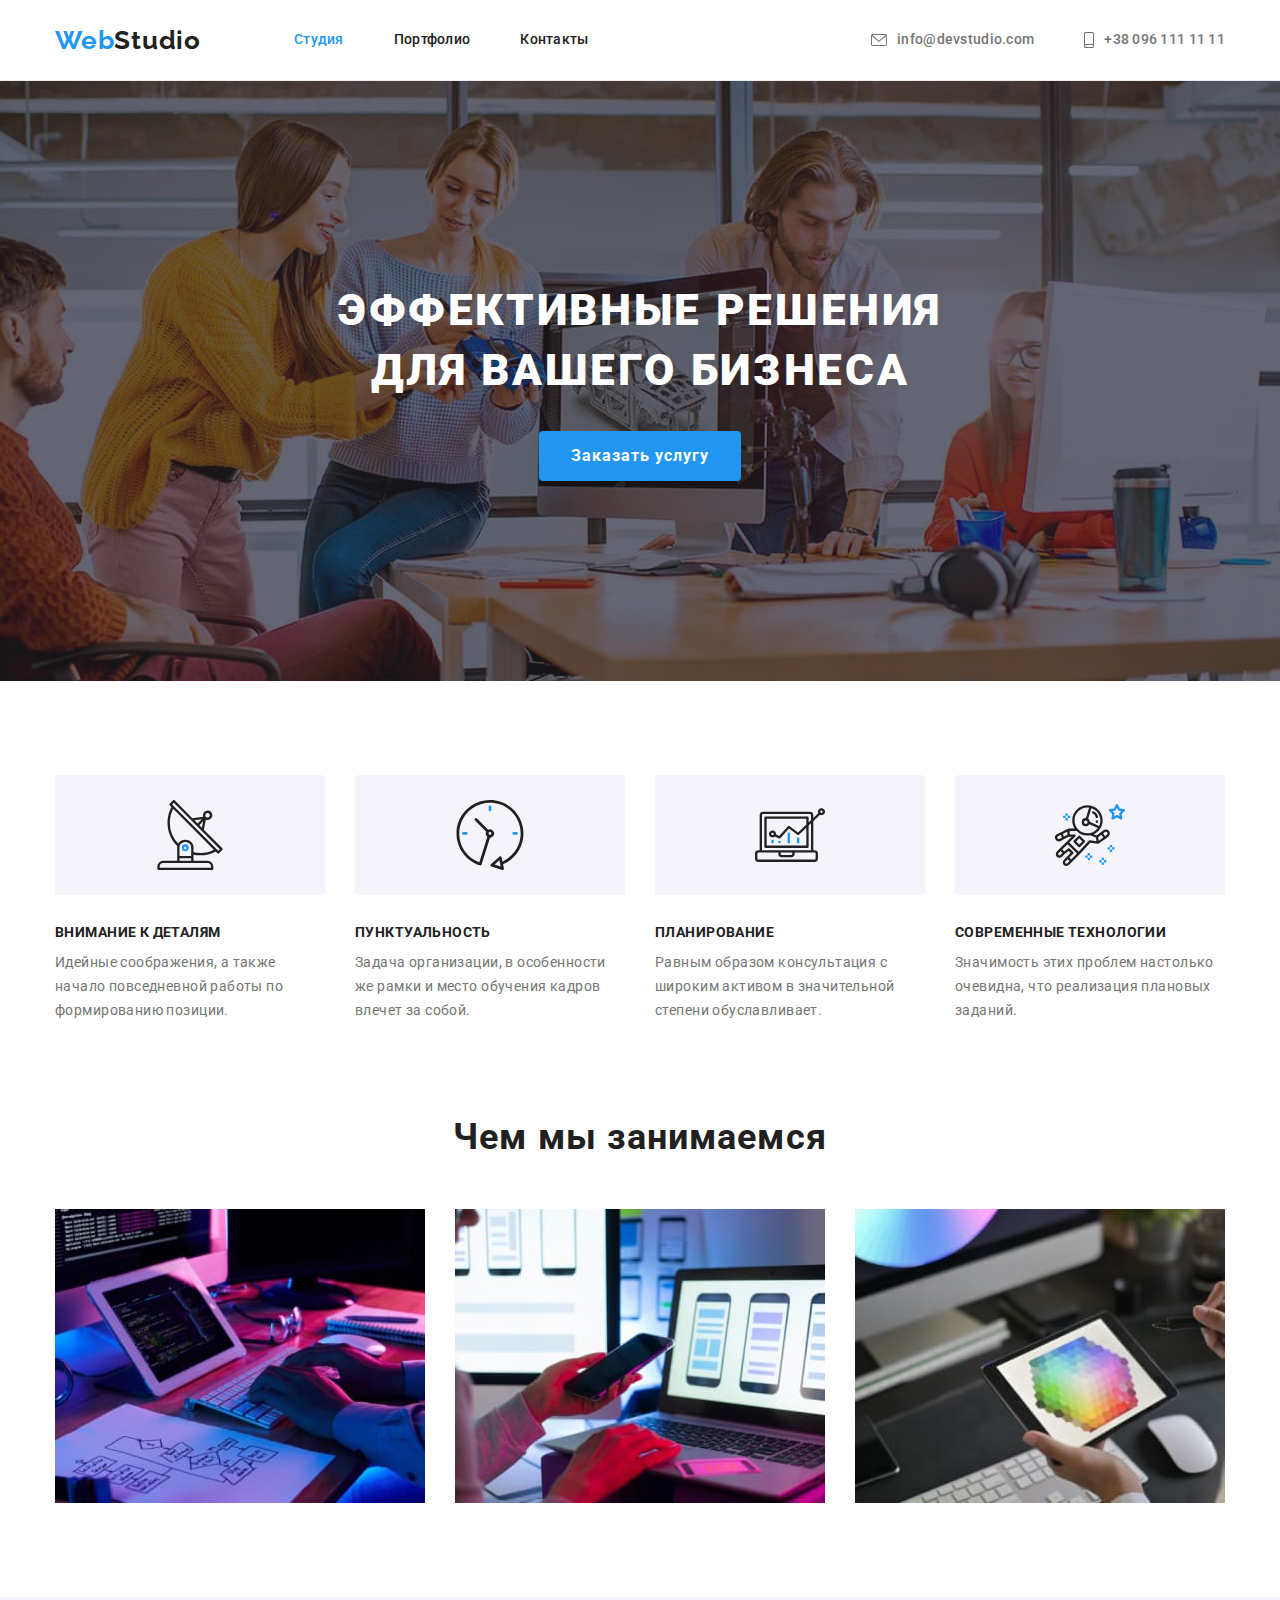
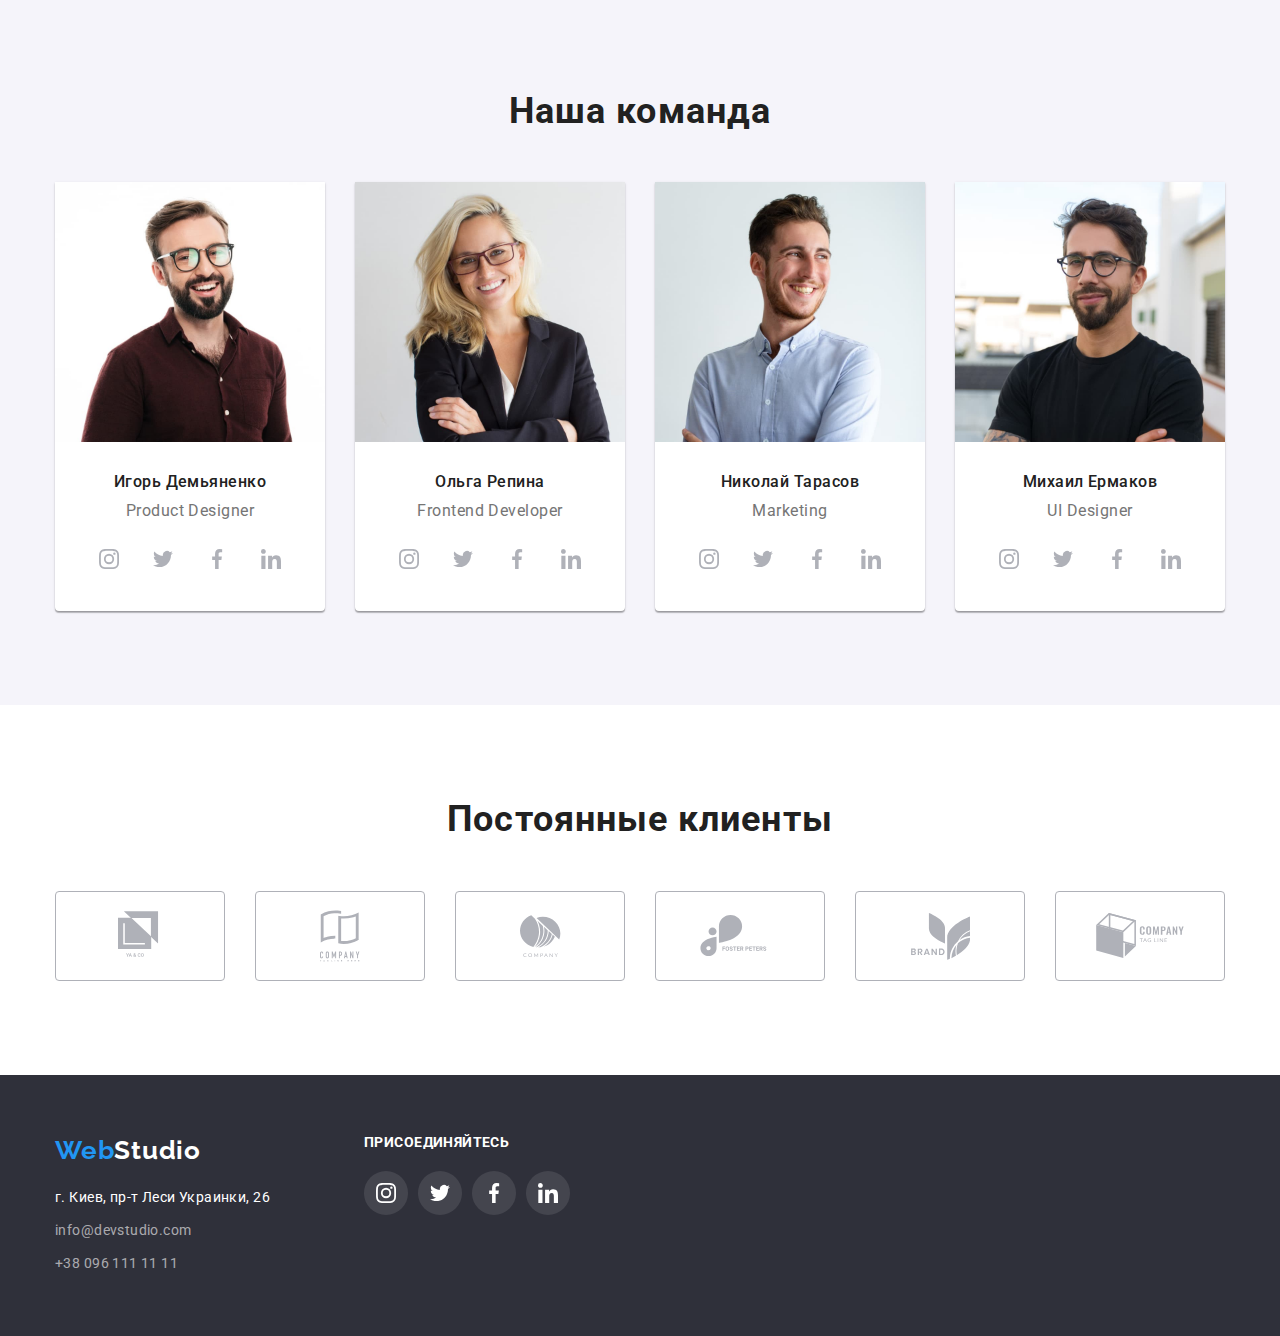
<file: index.html>
<!DOCTYPE html>
<html lang="ru">

<head>
    <meta charset="UTF-8">
    <meta name="viewport" content="width=device-width, initial-scale=1.0">
    <title>Студия</title>
    <link rel="preconnect" href="https://fonts.gstatic.com">
    <link href="https://fonts.googleapis.com/css2?family=Raleway:wght@700&family=Roboto:wght@400;500;700;900&display=swap" rel="stylesheet" />
    <link rel="stylesheet" href="https://cdnjs.cloudflare.com/ajax/libs/modern-normalize/1.0.0/modern-normalize.min.css" />
    <link rel="stylesheet" href="./css/styles.css" />
</head>

<body>
    <!-- Шапка сайта -->
    <header>
            <div class="container main-menu">
                <nav class="nav">
                    <a href="./index.html" class="logo">
                        Web<span class="logo-text-primary">Studio</span>
                    </a>
                
                    <ul class="list site-nav">
                        <li><a href="./index.html" class="menu-link current">Студия</a></li>
                        <li><a href="./pages/portfolio.html" class="menu-link">Портфолио</a></li>
                        <li><a href="" class="menu-link">Контакты</a></li>
                    </ul>
                </nav>
                
                <ul class="list contact-nav">
                    <li>
                        <a href="mailto:info@devstudio.com" class="contact-link">
                            <svg class="contact-icon" width="16" height="12">
                                <use href="./images/icon.svg#envelope-1-1"></use>
                            </svg>
                                
                            info@devstudio.com</a>
                    </li>
                    <li>
                        <a href="tel:+380961111111" class="contact-link">
                            <svg class="contact-icon" width="10" height="16">
                                <use href="./images/icon.svg#smartphone-1-1"></use>
                            </svg>
                            
                            +38 096 111 11 11</a>
                    </li>
                </ul>
            </div>
    </header>

    <main>
        <!-- Герой -->
        <section class="hero-section">
            <div class="container">
                <h1 class="hero">
                    Эффективные решения для вашего бизнеса
                </h1>
                
                <button type="button" class="btn">
                    Заказать услугу
                </button>
            </div>
        </section>

        <!-- Особенности -->
        <section class="section">
            <div class="container">
                <h2 class="title visually-hidden">Особенности</h2>
                
                <ul class="list features">
                    <li>
                        <div class="icon-box">
                            <svg class="features-icon">
                                <use href="./images/icon.svg#icon-antenna"></use>
                            </svg>
                        </div>
                        <h3 class="subtitle">Внимание к деталям</h3>
                        <p class="features-text">
                            Идейные соображения, а также начало повседневной работы по формированию позиции.
                        </p>
                    </li>
                    <li>
                        <div class="icon-box">
                            <svg class="features-icon">
                                <use href="./images/icon.svg#icon-clock"></use>
                            </svg>
                        </div>
                        <h3 class="subtitle">Пунктуальность</h3>
                        <p class="features-text">
                            Задача организации, в особенности же рамки и место обучения кадров влечет за собой.
                        </p>
                    </li>
                    <li>
                        <div class="icon-box">
                            <svg class="features-icon">
                                <use href="./images/icon.svg#icon-diagram"></use>
                            </svg>
                        </div>
                        <h3 class="subtitle">Планирование</h3>
                        <p class="features-text">
                            Равным образом консультация с широким активом в значительной степени обуславливает.
                        </p>
                    </li>
                    <li>
                        <div class="icon-box">
                            <svg class="features-icon">
                                <use href="./images/icon.svg#icon-astronaut"></use>
                            </svg>
                        </div>
                        <h3 class="subtitle">Современные технологии</h3>
                        <p class="features-text">
                            Значимость этих проблем настолько очевидна, что реализация плановых заданий.
                        </p>
                    </li>
                </ul>
            </div>
        </section>

        <!-- Чем мы занимаемся -->
        <section class="section work-section">
            <div class="container">
                <h2 class="title">Чем мы занимаемся</h2>
                
                <ul class="list img-work">
                    <li>
                        <a href="">
                            <img src="./images/img-1.jpg" alt="Человек програмирует за компьютером" width="370" height="294" />
                        </a>
                    </li>
                    <li>
                        <a href="">
                            <img src="./images/img-2.jpg" alt="Человек работает за компьютером с мобильным телефоном" width="370"
                                height="294" />
                        </a>
                    </li>
                    <li>
                        <a href="">
                            <img src="./images/img-3.jpg" alt="Дизайнер с планшетом выберает цвет" width="370" height="294" />
                        </a>
                    </li>
                </ul>
            </div>
        </section>

        <!-- Наша команда -->
        <section class="team-section">
            <div class="container">
                <h2 class="title">Наша команда</h2>
                
                <ul class="list card">
                    <div class="card-team">
                        <li>
                            <img src="./images/photo-1.jpg" alt="Темноволосый мужчина-европеец в очках с бородой" width="270" height="260" />
                            <h3 class="sub-title">Игорь Демьяненко</h3>
                            <p lang="en" class="specialty">Product Designer</p>
                            
                            <div class="card-icon-box">
                                <a href="" class="card-icon-link">
                                    <svg class="card-icon">
                                        <use href="./images/icon.svg#icon-instagram"></use>
                                    </svg>
                                </a>

                                <a href="" class="card-icon-link">
                                    <svg class="card-icon">
                                        <use href="./images/icon.svg#icon-twitter"></use>
                                    </svg>
                                </a>

                                <a href="" class="card-icon-link">
                                    <svg class="card-icon">
                                        <use href="./images/icon.svg#icon-facebook"></use>
                                    </svg>
                                </a>

                                <a href="" class="card-icon-link">
                                    <svg class="card-icon">
                                        <use href="./images/icon.svg#icon-linkedin"></use>
                                    </svg>
                                </a>
                            </div>
                            

                        </li>
                    </div>
                    <div class="card-team">
                        <li>
                            <img src="./images/photo-2.jpg" alt="Светловолосая женщина-европейка в очках" width="270" height="260" />
                            <h3 class="sub-title">Ольга Репина</h3>
                            <p lang="en" class="specialty">Frontend Developer</p>

                            <div class="card-icon-box">
                                <a href="" class="card-icon-link">
                                    <svg class="card-icon">
                                        <use href="./images/icon.svg#icon-instagram"></use>
                                    </svg>
                                </a>
                            
                                <a href="" class="card-icon-link">
                                    <svg class="card-icon">
                                        <use href="./images/icon.svg#icon-twitter"></use>
                                    </svg>
                                </a>
                            
                                <a href="" class="card-icon-link">
                                    <svg class="card-icon">
                                        <use href="./images/icon.svg#icon-facebook"></use>
                                    </svg>
                                </a>
                            
                                <a href="" class="card-icon-link">
                                    <svg class="card-icon">
                                        <use href="./images/icon.svg#icon-linkedin"></use>
                                    </svg>
                                </a>
                            </div>

                        </li>

                        
                    </div>
                    <div class="card-team">
                        <li>
                            <img src="./images/photo-3.jpg" alt="Темноволосый мужчина-европеец в светлой рубашке" width="270" height="260" />
                            <h3 class="sub-title">Николай Тарасов</h3>
                            <p lang="en" class="specialty">Marketing</p>
                            
                            <div class="card-icon-box">
                                <a href="" class="card-icon-link">
                                    <svg class="card-icon">
                                        <use href="./images/icon.svg#icon-instagram"></use>
                                    </svg>
                                </a>
                            
                                <a href="" class="card-icon-link">
                                    <svg class="card-icon">
                                        <use href="./images/icon.svg#icon-twitter"></use>
                                    </svg>
                                </a>
                            
                                <a href="" class="card-icon-link">
                                    <svg class="card-icon">
                                        <use href="./images/icon.svg#icon-facebook"></use>
                                    </svg>
                                </a>
                            
                                <a href="" class="card-icon-link">
                                    <svg class="card-icon">
                                        <use href="./images/icon.svg#icon-linkedin"></use>
                                    </svg>
                                </a>
                            </div>
                            
                        </li>
                    </div>
                    <div class="card-team">
                        <li>
                            <img src="./images/photo-4.jpg" alt="Темноволосый мужчина-европеец в очках с бородой в чёрной футболке" width="270"
                                height="260" />
                            <h3 class="sub-title">Михаил Ермаков</h3>
                            <p lang="en" class="specialty">UI Designer</p>

                            <div class="card-icon-box">
                                <a href="" class="card-icon-link">
                                    <svg class="card-icon">
                                        <use href="./images/icon.svg#icon-instagram"></use>
                                    </svg>
                                </a>
                            
                                <a href="" class="card-icon-link">
                                    <svg class="card-icon">
                                        <use href="./images/icon.svg#icon-twitter"></use>
                                    </svg>
                                </a>
                            
                                <a href="" class="card-icon-link">
                                    <svg class="card-icon">
                                        <use href="./images/icon.svg#icon-facebook"></use>
                                    </svg>
                                </a>
                            
                                <a href="" class="card-icon-link">
                                    <svg class="card-icon">
                                        <use href="./images/icon.svg#icon-linkedin"></use>
                                    </svg>
                                </a>
                            </div>

                        </li>
                    </div>
                </ul>
            </div>
        </section>

        <!-- Клиенты -->
        <section class="clients">
        <div class="container">
            <h2 class="title">Постоянные клиенты</h2>

            <div class="client-icon-box">
                <a href="" class="client-icon-link">
                    <svg class="client-icon" width="44.27" height="49.23">
                        <use href="./images/icon.svg#icon-logo-1-1"></use>
                    </svg>
                </a>

                <a href="" class="client-icon-link">
                    <svg class="client-icon" width="40" height="52">
                        <use href="./images/icon.svg#icon-logo-2-1"></use>
                    </svg>
                </a>

                <a href="" class="client-icon-link">
                    <svg class="client-icon" width="41" height="42.6">
                        <use href="./images/icon.svg#icon-logo-3-1"></use>
                    </svg>
                </a>

                <a href="" class="client-icon-link">
                    <svg class="client-icon" width="79.66" height="42.02">
                        <use href="./images/icon.svg#icon-logo-4-1"></use>
                    </svg>
                </a>

                <a href="" class="client-icon-link">
                    <svg class="client-icon" width="59" height="47">
                        <use href="./images/icon.svg#icon-logo-5-1"></use>
                    </svg>
                </a>

                <a href="" class="client-icon-link">
                    <svg class="client-icon" width="88.48" height="45.44">
                        <use href="./images/icon.svg#icon-logo-6-1"></use>
                    </svg>
                </a>
            </div>
        </div>
        </section>
    </main>

    <!-- Футер -->
    <footer>
        <div class="container footer-box">
            <section>
                <a href="./index.html" class="logo">
                    Web<span class="logo-text-secondary">Studio</span>
                </a>
                
                <address class="adr">
                    г. Киев, пр-т Леси Украинки, 26
                </address>
                
                <ul class="list">
                    <li class="adr-footer">
                        <a href="mailto:info@devstudio.com" class="footer-link">info@devstudio.com</a>
                    </li>
                    <li class="adr-footer">
                        <a href="tel:+380961111111" class="footer-link">+38 096 111 11 11</a>
                    </li>
                </ul>
            </section>
            <section class="join">
                <p class="join-subtitle">
                    присоединяйтесь
                </p>

                <div class="join-icon-box">
                    <a href="" class="join-icon-link">
                        <svg class="join-icon">
                            <use href="./images/icon.svg#icon-instagram"></use>
                        </svg>
                    </a>

                    <a href="" class="join-icon-link">
                        <svg class="join-icon">
                            <use href="./images/icon.svg#icon-twitter"></use>
                        </svg>
                    </a>

                    <a href="" class="join-icon-link">
                        <svg class="join-icon">
                            <use href="./images/icon.svg#icon-facebook"></use>
                        </svg>
                    </a>

                    <a href="" class="join-icon-link">
                        <svg class="join-icon">
                            <use href="./images/icon.svg#icon-linkedin"></use>
                        </svg>
                    </a>
                </div>

                

            </section>
        </div>
    </footer>
</body>

</html>
</file>
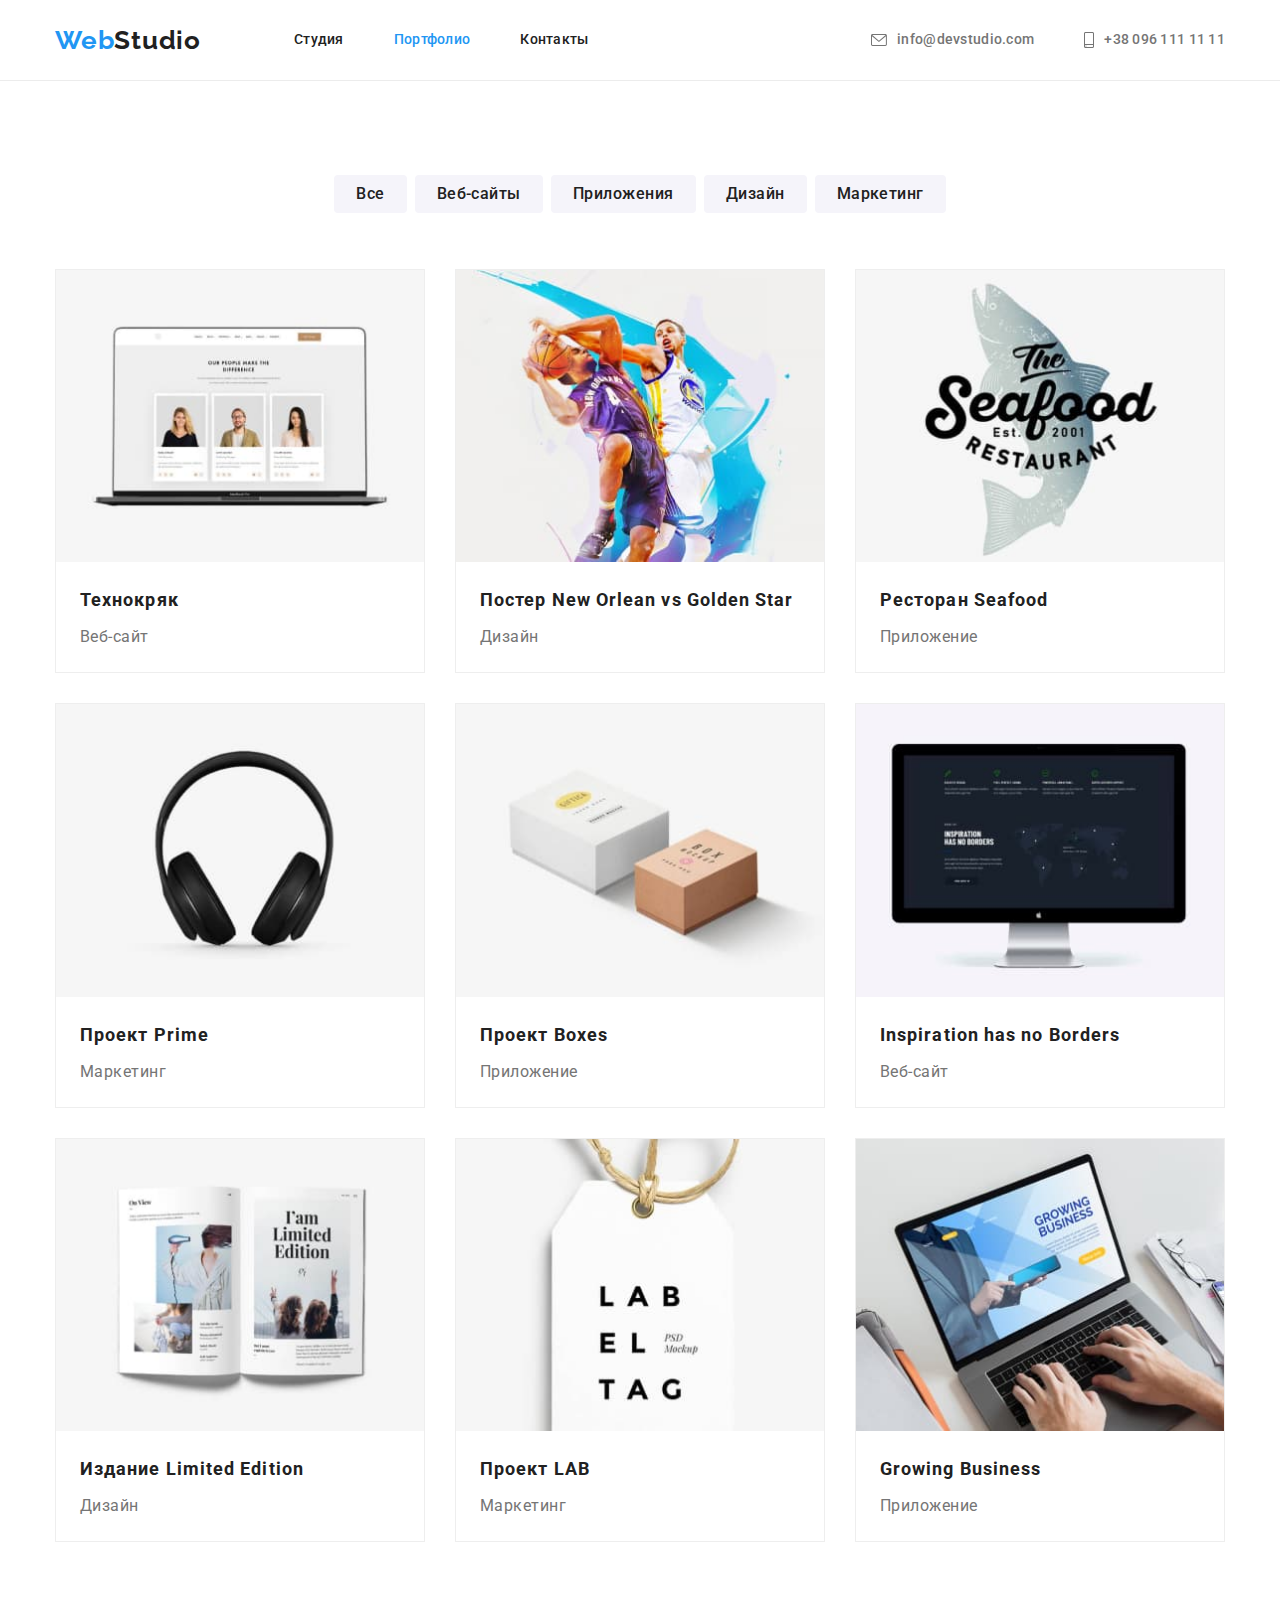
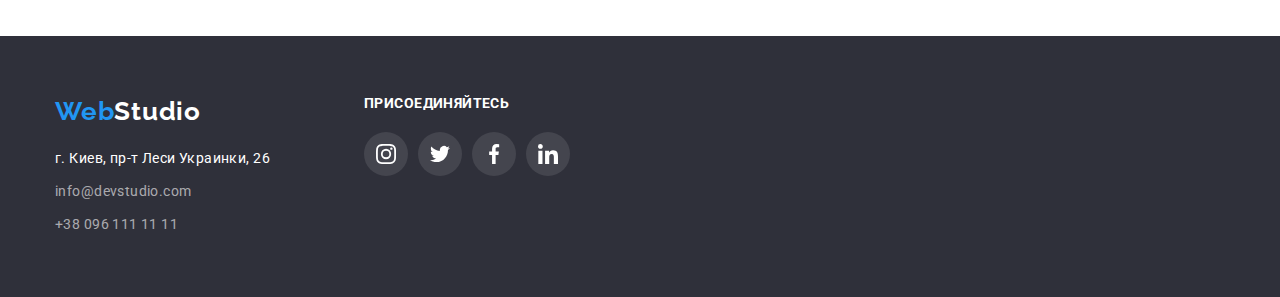
<file: pages/portfolio.html>
<!DOCTYPE html>
<html lang="ru">
<head>
    <meta charset="UTF-8">
    <meta name="viewport" content="width=device-width, initial-scale=1.0">
    <title>Портфолио</title>
    <link rel="preconnect" href="https://fonts.gstatic.com">
    <link href="https://fonts.googleapis.com/css2?family=Raleway:wght@700&family=Roboto:wght@400;500;700;900&display=swap" rel="stylesheet" />
    <link rel="stylesheet" href="https://cdnjs.cloudflare.com/ajax/libs/modern-normalize/1.0.0/modern-normalize.min.css" />
    <link rel="stylesheet" href="../css/styles.css" />
</head>
<body>
    <!-- Шапка сайта -->
    <header>
        <div class="container main-menu">
            <nav class="nav">
                <a href="../index.html" class="logo">
                    Web<span class="logo-text-primary">Studio</span>
                </a>
            
                <ul class="list site-nav">
                    <li><a href="../index.html" class="menu-link">Студия</a></li>
                    <li><a href="./portfolio.html" class="menu-link current">Портфолио</a></li>
                    <li><a href="" class="menu-link">Контакты</a></li>
                </ul>
            </nav>
            
            <ul class="list contact-nav">
                <li>
                    <a href="mailto:info@devstudio.com" class="contact-link">
                        <svg class="contact-icon" width="16" height="12">
                            <use href="../images/icon.svg#envelope-1-1"></use>
                        </svg>
            
                        info@devstudio.com</a>
                </li>
                <li>
                    <a href="tel:+380961111111" class="contact-link">
                        <svg class="contact-icon" width="10" height="16">
                            <use href="../images/icon.svg#smartphone-1-1"></use>
                        </svg>
            
                        +38 096 111 11 11</a>
                </li>
            </ul>
        </div>
    </header>

    <main>
        
        <section class="portfolio">
            <div class="container">
                <h1 class="portfolio-title visually-hidden">Портфолио</h1>
                <!-- Кнопки навигации -->
                <ul class="list margin-buttom">
                    <li>
                        <button type="button" class="btn-nav">Все</button>
                    </li>
                    <li>
                        <button type="button" class="btn-nav">Веб-сайты</button>
                    </li>
                    <li>
                        <button type="button" class="btn-nav">Приложения</button>
                    </li>
                    <li>
                        <button type="button" class="btn-nav">Дизайн</button>
                    </li>
                    <li>
                        <button type="button" class="btn-nav">Маркетинг</button>
                    </li>
                </ul>
                
                <!-- Портфолио -->
                <ul class="list portfolio-work">
                    <div class="card-portfolio">
                        <li>
                            <a href="" class="portfolio-card-link">
                                <img src="../images/img-2-1.jpg" alt="Изображение сайта на екране ноутбука" width="100%" />
                            
                            <div class="card-text">
                                <h2 class="project-title">Технокряк</h2>
                                <p class="project-text">Веб-сайт</p>
                            </div>
                            </a>
                        </li>
                    </div>
                
                    <div class="card-portfolio">
                        <li>
                            <a href="" class="portfolio-card-link">
                                <img src="../images/img-2-2.jpg" alt="Два мужчины-баскетболиста играют в баскетбол" width="100%" />
                            
                            <div class="card-text">
                                <h2 class="project-title">Постер <span lang="en">New Orlean vs Golden Star</span></h2>
                                <p class="project-text">Дизайн</p>
                            </div>
                            </a>
                        </li>
                    </div>
                
                    <div class="card-portfolio">
                        <li>
                            <a href="" class="portfolio-card-link">
                                <img src="../images/img-2-3.jpg" alt="Название ресторана на фоне рыбы" width="100%" />
                            
                            <div class="card-text">
                                <h2 class="project-title">Ресторан <span lang="en">Seafood</span></h2>
                                <p class="project-text">Приложение</p>
                            </div>
                            </a>
                        </li>
                    </div>
                
                    <div class="card-portfolio">
                        
                        <li>
                            <a href="" class="portfolio-card-link">
                                <img src="../images/img-2-4.jpg" alt="Наушники" width="100%" />
                            
                            <div class="card-text">
                                <h2 class="project-title">Проект <span lang="en">Prime</span></h2>
                                <p class="project-text">Маркетинг</p>
                            </div>
                            </a>
                        </li>
                        
                    </div>
                
                    <div class="card-portfolio">
                        <li>
                            <a href="" class="portfolio-card-link">
                                <img src="../images/img-2-5.jpg" alt="Две коробки: белая и цвета картона" width="100%" />
                            
                            <div class="card-text">
                                <h2 class="project-title">Проект <span lang="en">Boxes</span></h2>
                                <p class="project-text">Приложение</p>
                            </div>
                            </a>
                        </li>
                    </div>
                
                    <div class="card-portfolio">
                        <li>
                            <a href="" class="portfolio-card-link">
                                <img src="../images/img-2-6.jpg" alt="Изображение сайта на екране монитора" width="100%" />
                            
                            <div class="card-text">
                                <h2 lang="en" class="project-title">Inspiration has no Borders</h2>
                                <p class="project-text">Веб-сайт</p>
                            </div>
                            </a>
                        </li>
                    </div>
                
                    <div class="card-portfolio">
                        <li>
                            <a href="" class="portfolio-card-link">
                                <img src="../images/img-2-7.jpg" alt="Открытый журнал" width="100%" />
                            
                            <div class="card-text">
                                <h2 class="project-title">Издание <span lang="en">Limited Edition</span></h2>
                                <p class="project-text">Дизайн</p>
                            </div>
                            </a>
                        </li>
                    </div>
                
                    <div class="card-portfolio">
                        <li>
                            <a href="" class="portfolio-card-link">
                                <img src="../images/img-2-8.jpg" alt="Бирка с логотипом проекта" width="100%" />
                            
                            <div class="card-text">
                                <h2 class="project-title">Проект <span lang="en">LAB</span></h2>
                                <p class="project-text">Маркетинг</p>
                            </div>
                            </a>
                        </li>
                    </div>
                
                    <div class="card-portfolio">
                        <li>
                            <a href="" class="portfolio-card-link">
                                <img src="../images/img-2-9.jpg" alt="Человек работает за ноутбуком" width="100%" />
                            
                            <div class="card-text">
                                <h2 lang="en" class="project-title">Growing Business</h2>
                                <p class="project-text">Приложение</p>
                            </div>
                            </a>
                        </li>
                    </div>
                </ul>
            </div>
        </section>        
    </main>

    <!-- Футер -->
    <footer>
        <div class="container footer-box">
            <section>
                <a href="../index.html" class="logo">
                    Web<span class="logo-text-secondary">Studio</span>
                </a>
    
                <address class="adr">
                    г. Киев, пр-т Леси Украинки, 26
                </address>
    
                <ul class="list">
                    <li class="adr-footer">
                        <a href="mailto:info@devstudio.com" class="footer-link">info@devstudio.com</a>
                    </li>
                    <li class="adr-footer">
                        <a href="tel:+380961111111" class="footer-link">+38 096 111 11 11</a>
                    </li>
                </ul>
            </section>
            <section class="join">
                <p class="join-subtitle">
                    присоединяйтесь
                </p>
    
                <div class="join-icon-box">
                    <a href="" class="join-icon-link">
                        <svg class="join-icon">
                            <use href="../images/icon.svg#icon-instagram"></use>
                        </svg>
                    </a>
    
                    <a href="" class="join-icon-link">
                        <svg class="join-icon">
                            <use href="../images/icon.svg#icon-twitter"></use>
                        </svg>
                    </a>
    
                    <a href="" class="join-icon-link">
                        <svg class="join-icon">
                            <use href="../images/icon.svg#icon-facebook"></use>
                        </svg>
                    </a>
    
                    <a href="" class="join-icon-link">
                        <svg class="join-icon">
                            <use href="../images/icon.svg#icon-linkedin"></use>
                        </svg>
                    </a>
                </div>
    
    
    
            </section>
        </div>
    </footer>
</body>
</html>
</file>
<file: css/styles.css>
*,
*::before,
*::after {
  box-sizing: border-box;
}

:root {
  --primary-text-color: #757575;
  --title-text-color: #212121;
  --accent-color: #2196f3;
  --title-accent-color: #ffffff;
  --footer-bg-color: #2f303a;
  --footer-prim-text-color: rgba(255, 255, 255, 0.6);
  --button-color: #f5f4fa;
  --secondary-bg-color: #f5f4fa;
  --icon-color: #afb1b8;
}
/* Общие стили для двух страниц */

body {
  color: var(--primary-text-color);

  font-family: Roboto, sans-serif;
}

img {
  display: block;
}

header {
  border-bottom: 1px solid #ececec;
}
.container {
  width: 1200px;
  padding-left: 15px;
  padding-right: 15px;
  margin: 0 auto;
  /*outline: 2px solid tomato;*/
}

button {
  font-family: inherit;
}

/*WebStudio*/
.logo {
  color: var(--accent-color);

  font-family: Raleway, sans-serif;
  font-weight: 700;
  font-size: 26px;
  line-height: 1.19;
  letter-spacing: 0.03em;
  text-decoration: none;
  margin-right: 93px;
}

.logo-text-primary {
  color: var(--title-text-color);
}

.logo-text-secondary {
  color: var(--title-accent-color);
}

.list {
  list-style: none;
  padding: 0;
  margin: 0;
}

/* Меню */
.nav {
  display: flex;
  align-items: center;
}
.main-menu {
  display: flex;
  align-items: center;
}

.site-nav {
  display: flex;
}

.site-nav li:not(:last-child) {
  margin-right: 50px;
}

.menu-link {
  color: var(--title-text-color);

  font-weight: 500;
  font-size: 14px;
  line-height: 1.14;
  letter-spacing: 0.02em;
  text-decoration: none;

  display: block;
  padding-top: 32px;
  padding-bottom: 32px;
}

.menu-link li {
  margin-right: 50px;
}

.menu-link:hover,
.menu-link:focus {
  color: var(--accent-color);
}

.menu-link.current {
  color: var(--accent-color);
}

/* Контакты в nav*/
.contact-link {
  color: var(--primary-text-color);

  font-weight: 500;
  font-size: 14px;
  line-height: 1.14;
  letter-spacing: 0.02em;
  text-decoration: none;

  padding-top: 32px;
  padding-bottom: 32px;

  display: flex;
  align-items: center;
}

.contact-link:hover,
.contact-link:focus {
  color: var(--accent-color);
  fill: var(--accent-color);
}

.contact-nav {
  display: flex;
  margin-left: auto;
}

.contact-nav li:not(:last-child) {
  margin-right: 50px;
}

.contact-icon {
  margin-right: 10px;
  fill: currentColor;
}

/* Футер */
footer {
  background-color: var(--footer-bg-color);

  padding-top: 60px;
  padding-bottom: 60px;
}

.adr {
  color: var(--title-accent-color);

  font-weight: 400;
  font-size: 14px;
  line-height: 1.71;
  letter-spacing: 0.03em;
  font-style: normal;

  margin-top: 20px;
}

.footer-link {
  color: var(--footer-prim-text-color);

  text-decoration: none;
  font-weight: 400;
  font-size: 14px;
  line-height: 1.71;
  letter-spacing: 0.03em;

  margin-top: 9px;
}

.adr-footer {
  margin-top: 9px;
}

.footer-box {
  display: flex;
}

.join {
  margin-left: 70px;
}

.join-subtitle {
  color: var(--title-accent-color);
  font-style: normal;
  font-weight: 700;
  font-size: 14px;
  line-height: 1.14;
  letter-spacing: 0.03em;
  text-transform: uppercase;

  margin-top: 0;
  margin-bottom: 20px;
}

.join-icon-box {
  display: flex;
}

.join-icon-link {
  display: flex;
  width: 44px;
  height: 44px;
  border-radius: 50%;
  background-color: rgba(255, 255, 255, 0.1);

  align-items: center;
  justify-content: center;
}

.join-icon-link:not(:last-child) {
  margin-right: 10px;
}

.join-icon-link:hover,
.join-icon-link:focus {
  background-color: var(--accent-color);
}

.join-icon {
  fill: var(--title-accent-color);
  width: 20px;
  height: 20px;
}

/* Стили для index.html */

/* Герой */
.hero-section {
  background-color: #2f303a;
  text-align: center;

  padding-top: 200px;
  padding-bottom: 200px;

  max-width: 1600px;
  min-height: 600px;
  /*outline: 1px solid black;*/
  margin-left: auto;
  margin-right: auto;
  background-image: linear-gradient(
      rgba(47, 48, 58, 0.4),
      rgba(47, 48, 58, 0.4)
    ),
    url('../images/overlay-img.jpg');
  background-repeat: no-repeat;
  background-size: cover;
  background-position: center;
}

.hero {
  color: var(--title-accent-color);
  /*background-color: var(--title-text-color); /*тимчасовий backround-color*/

  font-weight: 900;
  font-size: 44px;
  line-height: 1.36;
  letter-spacing: 0.06em;
  text-transform: uppercase;

  margin-top: 0;
  margin-bottom: 30px;
  margin-left: auto;
  margin-right: auto;

  width: 696px;
}

/* Кнопка "Заказать услугу" */
.btn {
  color: var(--title-accent-color);
  background-color: var(--accent-color);

  font-weight: 700;
  font-size: 16px;
  line-height: 1.87;
  letter-spacing: 0.06em;

  border: none;
  display: inline-block;
  padding: 10px 32px;
  border-radius: 4px;
  box-shadow: 0px 4px 4px rgba(0, 0, 0, 0.15);

  cursor: pointer;
}

/* Блок Особенности */
.visually-hidden {
  position: absolute;
  width: 1px;
  height: 1px;
  margin: -1px;
  padding: 0;
  overflow: hidden;
  border: 0;
  clip: rect(0 0 0 0);
}

.section {
  padding-top: 94px;
}

.subtitle {
  color: var(--title-text-color);

  font-weight: 700;
  font-size: 14px;
  line-height: 1.14;
  letter-spacing: 0.03em;
  text-transform: uppercase;

  margin-top: 0;
  margin-bottom: 0;
}

.features {
  display: flex;
}

.features li:not(:last-child) {
  margin-right: 30px;
}

.icon-box {
  display: flex;
  width: 270px;
  height: 120px;
  background-color: var(--button-color);
  border-radius: 4px;
  margin-bottom: 30px;
  align-items: center;
  justify-content: center;
}

.features-icon {
  width: 70px;
  height: 70px;
}

.features-text {
  font-weight: normal;
  font-size: 14px;
  line-height: 1.71;
  letter-spacing: 0.03em;

  margin-top: 10px;
  margin-bottom: 0;
}

/* Блок Чем мы занимаемся */
.title {
  color: var(--title-text-color);

  font-weight: 700;
  font-size: 36px;
  line-height: 1.16;
  letter-spacing: 0.03em;
  text-align: center;

  margin-top: 0;
  margin-bottom: 50px;
}

.img-work {
  display: flex;
}

.img-work li:not(:last-child) {
  margin-right: 30px;
}

.work-section {
  padding-bottom: 94px;
}

/* Блок Наша команда */
.team-section {
  background-color: var(--secondary-bg-color);
  padding-bottom: 94px;
  padding-top: 94px;
}

.sub-title {
  color: var(--title-text-color);

  font-weight: 500;
  font-size: 16px;
  line-height: 1.26;
  letter-spacing: 0.03em;
  text-align: center;

  margin-top: 30px;
  margin-bottom: 0;
}

.specialty {
  font-weight: 400;
  font-size: 16px;
  line-height: 1.18;
  letter-spacing: 0.03em;
  text-align: center;

  margin-top: 10px;
  margin-bottom: 0;
}

.card-team {
  width: 270px;
  /*height: 368px;*/

  background-color: var(--title-accent-color);

  box-shadow: 0px 1px 3px rgba(0, 0, 0, 0.12), 0px 1px 1px rgba(0, 0, 0, 0.14),
    0px 2px 1px rgba(0, 0, 0, 0.2);
  border-radius: 0px 0px 4px 4px;

  padding-bottom: 30px;
}

.card {
  display: flex;
}

.card .card-team:not(:last-child) {
  margin-right: 30px;
}

.card-icon-box {
  /*outline: 1px solid tomato;*/
  display: flex;
  padding-left: 32px;
  padding-right: 32px;
  justify-content: space-between;
  margin-top: 16px;
}

.card-icon-link {
  display: flex;
  width: 44px;
  height: 44px;
  border-radius: 50%;
  /*outline: 1px solid blue;*/
  align-items: center;
  justify-content: center;
  color: var(--icon-color);
}

.card-icon {
  width: 20px;
  height: 20px;
  fill: currentColor;
}

.card-icon-link:hover,
.card-icon-link:focus {
  color: var(--title-accent-color);
  background-color: var(--accent-color);
}

.clients {
  padding-top: 94px;
  padding-bottom: 94px;
}

.client-icon-link {
  display: flex;
  width: 170px;
  height: 90px;
  border: 1px solid var(--icon-color);
  color: var(--icon-color);
  border-radius: 4px;

  align-items: center;
  justify-content: center;
}

.client-icon-box {
  display: flex;
  justify-content: space-between;
}

.client-icon {
  fill: currentColor;
}

.client-icon-link:hover,
.client-icon-link:focus {
  border: 1px solid var(--accent-color);
  color: var(--accent-color);
}

/* Стили для portfolio.html*/

/* Кнопки */
.btn-nav {
  color: var(--title-text-color);
  background-color: var(--button-color);

  font-weight: 500;
  font-size: 16px;
  line-height: 1.62;
  letter-spacing: 0.03em;

  display: inline-block;
  padding: 6px 22px;
  border: none;
  border-radius: 4px;

  cursor: pointer;
}

.btn-nav:hover,
.btn-nav:focus {
  color: var(--button-color);
  background-color: var(--accent-color);
  box-shadow: 0px 3px 1px rgba(0, 0, 0, 0.1), 0px 1px 2px rgba(0, 0, 0, 0.08),
    0px 2px 2px rgba(0, 0, 0, 0.12);
}

/* Блок Портфолио */
.portfolio-card-link {
  text-decoration: none;
}

.project-title {
  color: var(--title-text-color);

  font-weight: 700;
  font-size: 18px;
  line-height: 2;
  letter-spacing: 0.06em;

  margin-top: 0;
  margin-bottom: 0;

  /*margin-left: 24px;*/
}

.project-text {
  color: var(--primary-text-color);
  font-weight: 400;
  font-size: 16px;
  line-height: 1.87;
  letter-spacing: 0.03em;

  margin-top: 4px;
  margin-bottom: 0;

  /*margin-left: 24px;*/
}

.portfolio-title {
  margin-top: 0;
  margin-bottom: 0;
}

.portfolio {
  padding-top: 94px;
  padding-bottom: 94px;
}

.card-portfolio {
  width: 370px;
  border: 1px solid #eee;
  /*padding-bottom: 20px;*/
}

.portfolio-card-link:hover,
.portfolio-card-link:focus {
  display: block;
  box-shadow: 0px 1px 1px rgba(0, 0, 0, 0.12), 0px 4px 4px rgba(0, 0, 0, 0.06),
    1px 4px 6px rgba(0, 0, 0, 0.16);
}

.card-text {
  padding: 20px 24px;
}

.margin-buttom {
  margin-bottom: 56px;
  display: flex;
  justify-content: center;
}

.margin-buttom li:not(:last-child) {
  margin-right: 8px;
}

.portfolio-work {
  display: flex;
  flex-wrap: wrap;
}

.portfolio-work .card-portfolio {
  margin-right: 30px;
  margin-bottom: 30px;
}

.portfolio-work .card-portfolio:nth-child(3n) {
  margin-right: 0;
}

.portfolio-work .card-portfolio:nth-last-child(-n + 3) {
  margin-bottom: 0;
}
</file>
